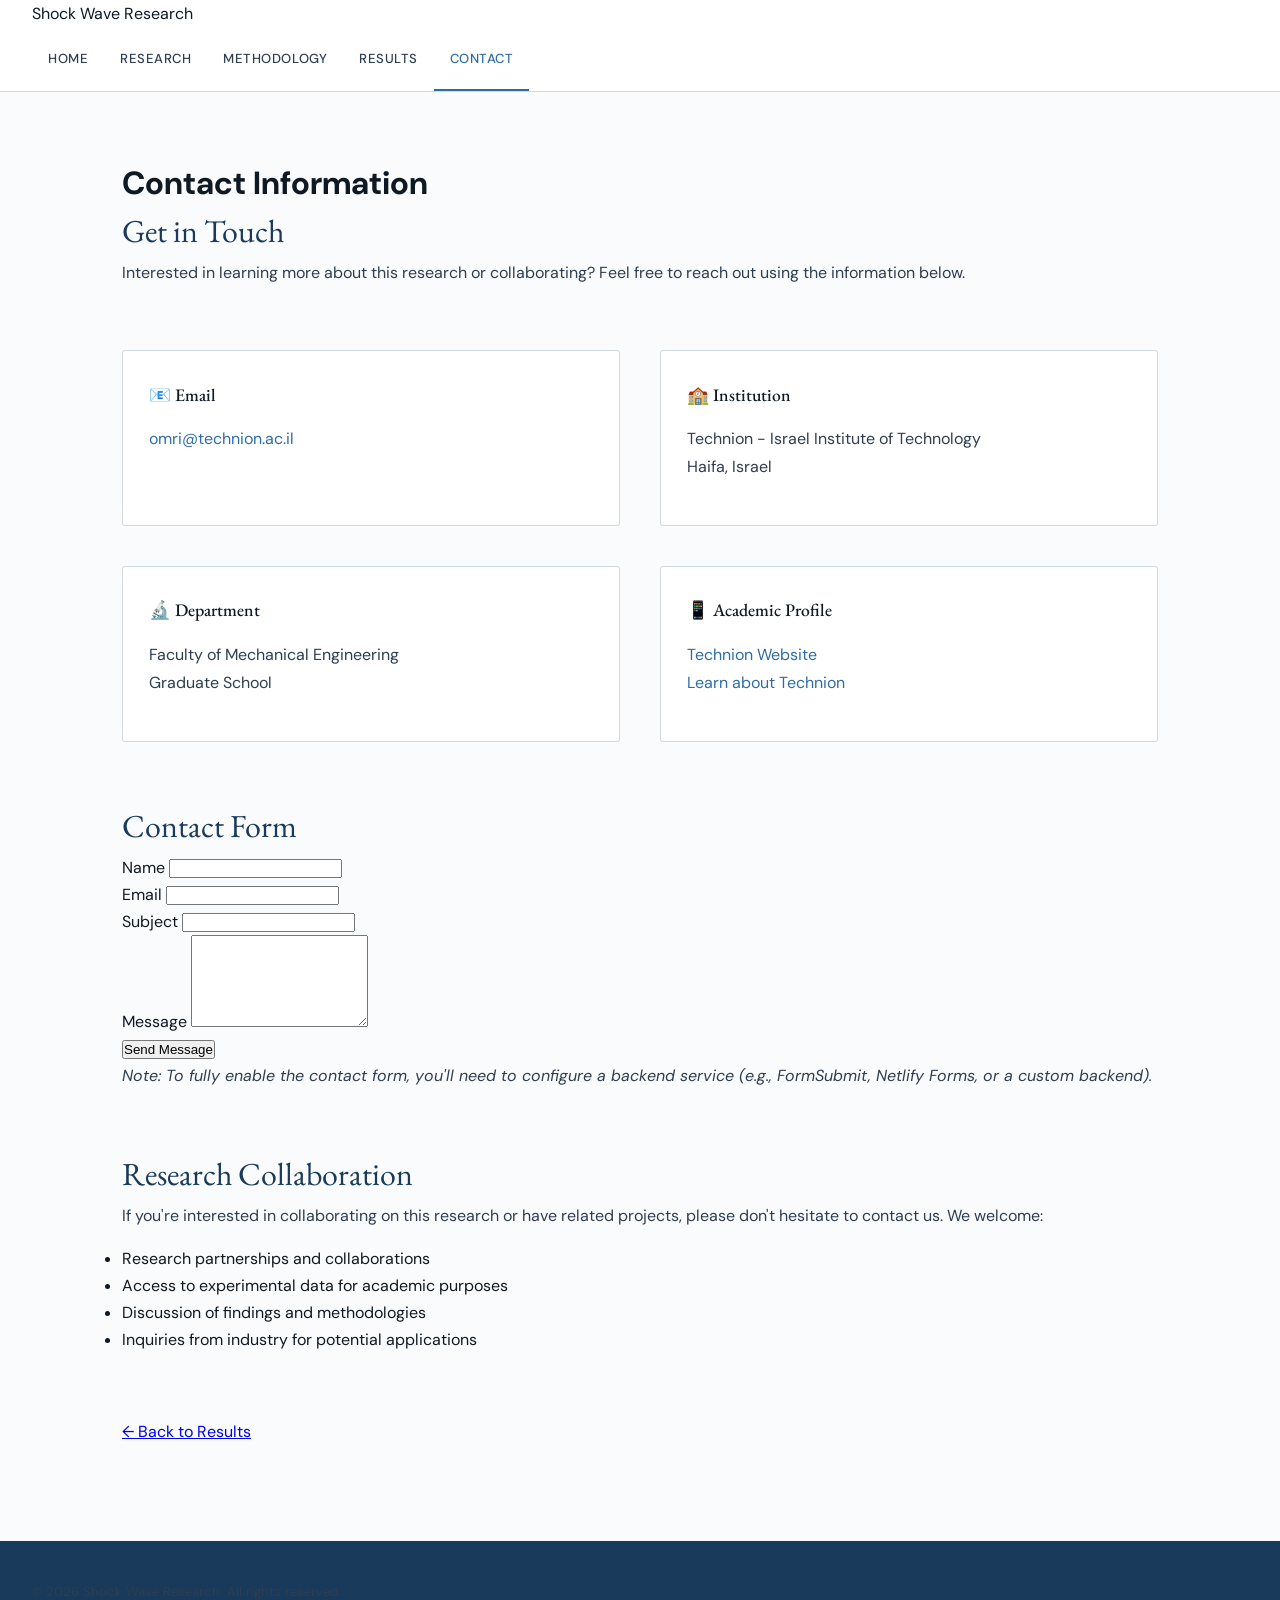
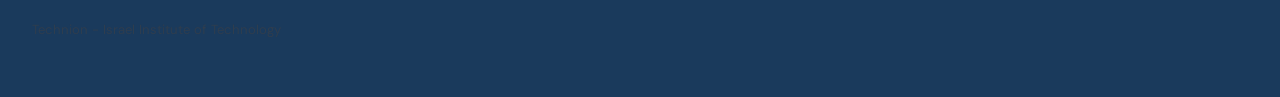
<file: contact.html>
<!DOCTYPE html>
<html lang="en">
<head>
  <meta charset="UTF-8" />
  <meta name="viewport" content="width=device-width, initial-scale=1.0" />
  <title>Contact — Shock Waves in Porous Conduits</title>
  <link rel="stylesheet" href="style.css" />
  <style>
    .contact-section {
      max-width: 760px;
      margin: 0 auto;
    }
    .contact-cards {
      display: grid;
      grid-template-columns: 1fr 1fr;
      gap: 1.5rem;
      margin: 2rem 0;
    }
    .contact-card {
      background: var(--white);
      border: 1px solid var(--rule);
      border-radius: 3px;
      padding: 1.8rem 1.6rem;
    }
    .contact-card .role {
      font-size: 0.72rem;
      font-weight: 600;
      letter-spacing: 0.1em;
      text-transform: uppercase;
      color: var(--ink-light);
      margin-bottom: 0.3rem;
    }
    .contact-card h3 {
      font-size: 1.1rem;
      margin-bottom: 1rem;
    }
    .contact-card .detail {
      font-size: 0.85rem;
      color: var(--ink-light);
      margin-bottom: 0.3rem;
      display: flex;
      gap: 0.5rem;
      align-items: baseline;
    }
    .contact-card .detail strong {
      color: var(--ink);
      font-size: 0.75rem;
      letter-spacing: 0.04em;
      text-transform: uppercase;
      min-width: 5rem;
    }
    .contact-card a { color: var(--accent-2); text-decoration: none; }
    .contact-card a:hover { text-decoration: underline; }

    .lab-box {
      background: var(--highlight);
      border: 1px solid var(--rule);
      border-left: 3px solid var(--accent-2);
      border-radius: 0 3px 3px 0;
      padding: 1.6rem;
      margin: 2rem 0;
    }
    .lab-box h3 { margin-bottom: 0.8rem; }
    .lab-box p { font-size: 0.9rem; margin: 0; }

    @media (max-width: 560px) {
      .contact-cards { grid-template-columns: 1fr; }
    }
  </style>
</head>
<body>
    <nav class="navbar">
        <div class="container">
            <div class="logo">Shock Wave Research</div>
            <ul class="nav-links">
                <li><a href="index.html">Home</a></li>
                <li><a href="research.html">Research</a></li>
                <li><a href="methodology.html">Methodology</a></li>
                <li><a href="results.html">Results</a></li>
                <li><a href="contact.html" class="active">Contact</a></li>
            </ul>
        </div>
    </nav>

    <main class="container">
        <h1>Contact Information</h1>

        <section class="content-section">
            <h2>Get in Touch</h2>
            <p>
                Interested in learning more about this research or collaborating? Feel free to reach out using the 
                information below.
            </p>
        </section>

        <section class="content-section contact-grid">
            <div class="contact-card">
                <h3>📧 Email</h3>
                <p><a href="mailto:omri@technion.ac.il">omri@technion.ac.il</a></p>
            </div>

            <div class="contact-card">
                <h3>🏫 Institution</h3>
                <p>
                    Technion - Israel Institute of Technology<br>
                    Haifa, Israel
                </p>
            </div>

            <div class="contact-card">
                <h3>🔬 Department</h3>
                <p>
                    Faculty of Mechanical Engineering<br>
                    Graduate School
                </p>
            </div>

            <div class="contact-card">
                <h3>📱 Academic Profile</h3>
                <p>
                    <a href="https://www.technion.ac.il" target="_blank">Technion Website</a><br>
                    <a href="https://en.wikipedia.org/wiki/Technion" target="_blank">Learn about Technion</a>
                </p>
            </div>
        </section>

        <section class="content-section">
            <h2>Contact Form</h2>
            <form class="contact-form" action="#" method="POST">
                <div class="form-group">
                    <label for="name">Name</label>
                    <input type="text" id="name" name="name" required>
                </div>

                <div class="form-group">
                    <label for="email">Email</label>
                    <input type="email" id="email" name="email" required>
                </div>

                <div class="form-group">
                    <label for="subject">Subject</label>
                    <input type="text" id="subject" name="subject" required>
                </div>

                <div class="form-group">
                    <label for="message">Message</label>
                    <textarea id="message" name="message" rows="6" required></textarea>
                </div>

                <button type="submit" class="submit-button">Send Message</button>
            </form>
            <p class="form-note">
                <em>Note: To fully enable the contact form, you'll need to configure a backend service 
                (e.g., FormSubmit, Netlify Forms, or a custom backend).</em>
            </p>
        </section>

        <section class="content-section">
            <h2>Research Collaboration</h2>
            <p>
                If you're interested in collaborating on this research or have related projects, please don't hesitate 
                to contact us. We welcome:
            </p>
            <ul>
                <li>Research partnerships and collaborations</li>
                <li>Access to experimental data for academic purposes</li>
                <li>Discussion of findings and methodologies</li>
                <li>Inquiries from industry for potential applications</li>
            </ul>
        </section>

        <a href="results.html" class="nav-button">← Back to Results</a>
    </main>

    <footer>
        <div class="container">
            <p>&copy; 2026 Shock Wave Research. All rights reserved.</p>
            <p>Technion - Israel Institute of Technology</p>
        </div>
    </footer>
</body>
</html>
</file>
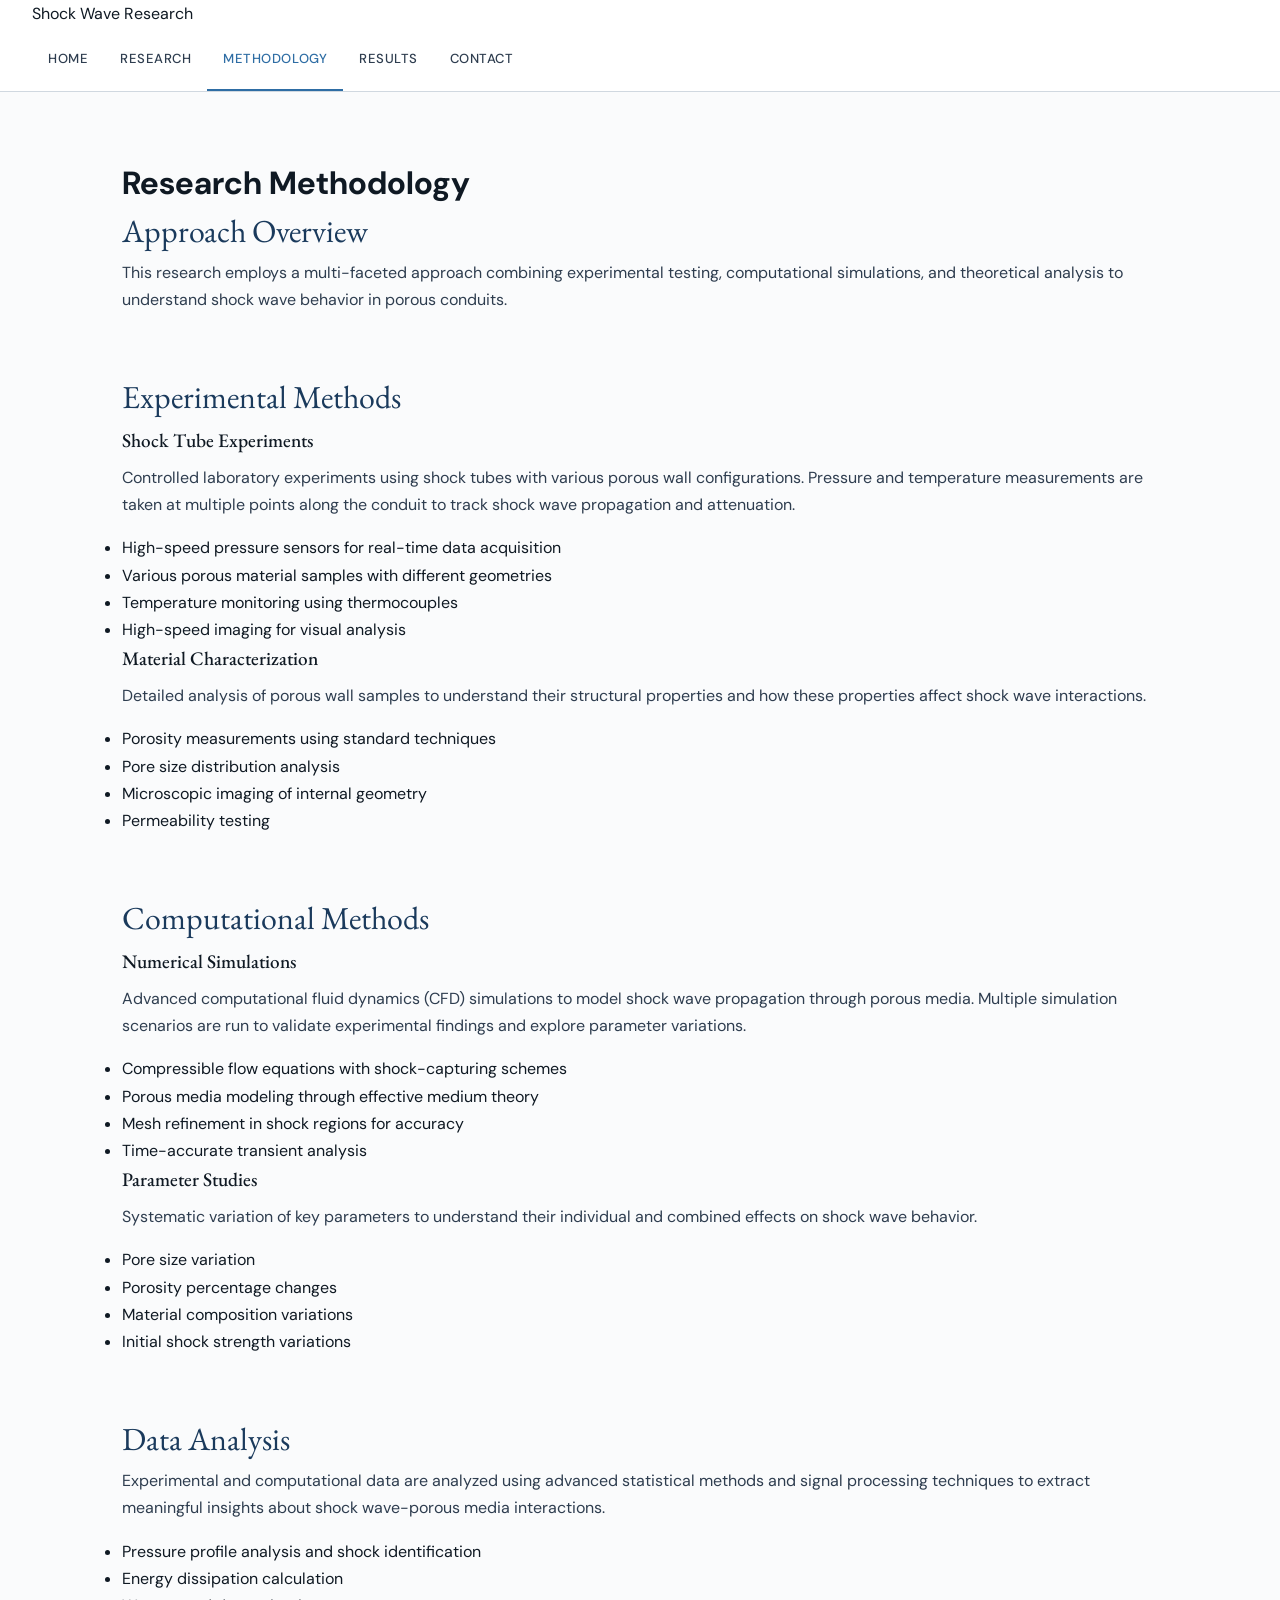
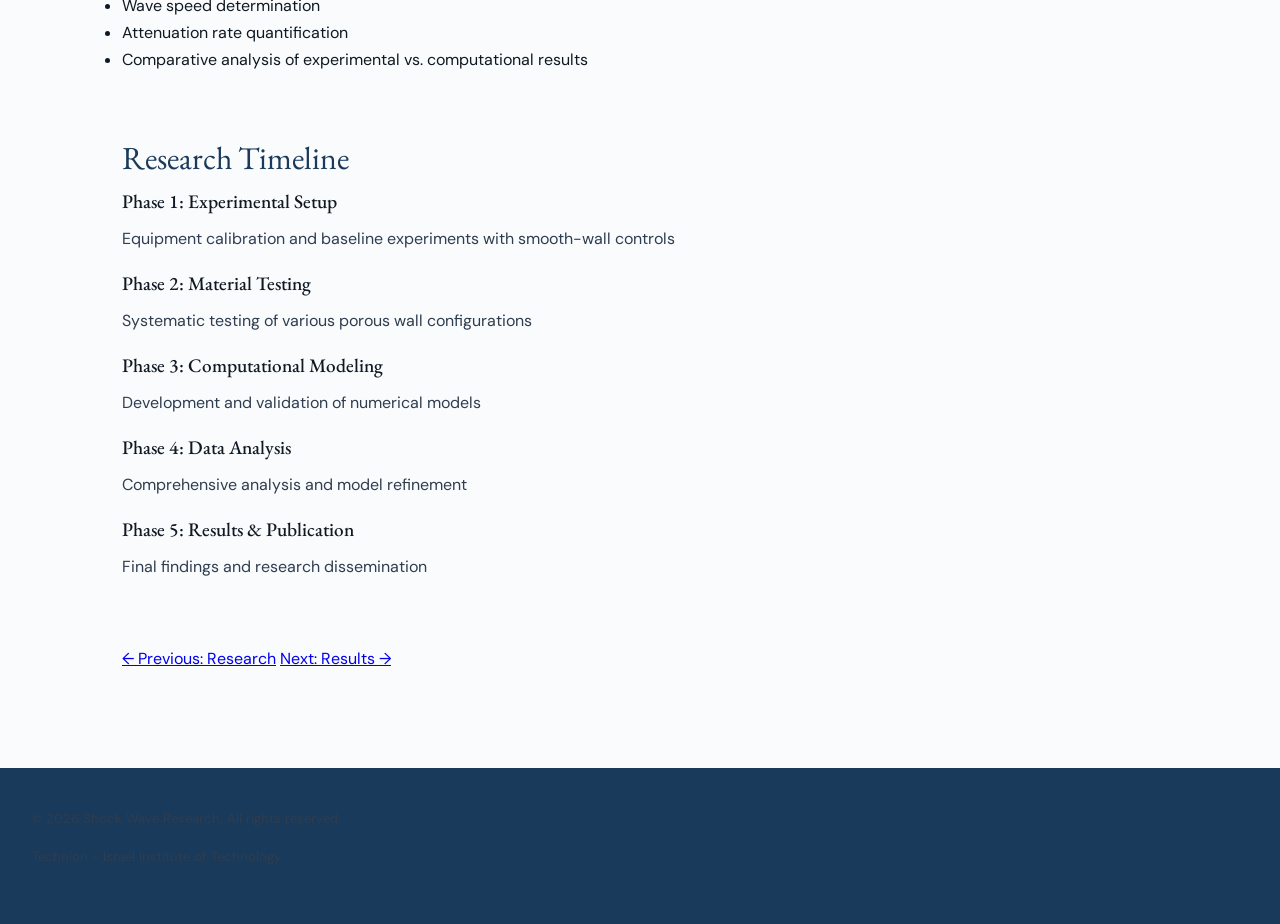
<file: methodology.html>
<!DOCTYPE html>
<html lang="en">
<head>
  <meta charset="UTF-8" />
  <meta name="viewport" content="width=device-width, initial-scale=1.0" />
  <title>Methodology — Shock Waves in Porous Conduits</title>
  <link rel="stylesheet" href="style.css" />
  <style>
    /* SVG porous model illustrations */
    .model-grid { display: grid; grid-template-columns: repeat(3,1fr); gap: 1.5rem; margin: 2rem 0; }
    .model-card { background: var(--white); border: 1px solid var(--rule); border-radius: 3px; padding: 1.5rem; text-align: center; }
    .model-card h3 { font-size: 0.95rem; margin: 0.8rem 0 0.3rem; }
    .model-card p { font-size: 0.82rem; margin: 0; color: var(--ink-light); }

    .spec-table { width: 100%; border-collapse: collapse; font-size: 0.88rem; }
    .spec-table tr { border-top: 1px solid var(--rule); }
    .spec-table tr:first-child { border-top: none; }
    .spec-table td { padding: 0.7rem 0; }
    .spec-table td:first-child { color: var(--ink-light); font-size: 0.8rem; letter-spacing: 0.04em; text-transform: uppercase; width: 45%; }
    .spec-table td:last-child { font-weight: 500; color: var(--ink); }

    .instrument-grid {
      display: grid;
      grid-template-columns: 1fr 1fr;
      gap: 1.5rem;
      margin: 1.5rem 0;
    }
    .instrument {
      background: var(--white);
      border: 1px solid var(--rule);
      border-radius: 3px;
      padding: 1.4rem;
    }
    .instrument h3 { font-size: 0.9rem; margin-bottom: 0.5rem; }
    .instrument p { font-size: 0.85rem; margin: 0; }

    @media (max-width: 600px) {
      .model-grid { grid-template-columns: 1fr; }
      .instrument-grid { grid-template-columns: 1fr; }
    }
  </style>
</head>
<body>
    <nav class="navbar">
        <div class="container">
            <div class="logo">Shock Wave Research</div>
            <ul class="nav-links">
                <li><a href="index.html">Home</a></li>
                <li><a href="research.html">Research</a></li>
                <li><a href="methodology.html" class="active">Methodology</a></li>
                <li><a href="results.html">Results</a></li>
                <li><a href="contact.html">Contact</a></li>
            </ul>
        </div>
    </nav>

    <main class="container">
        <h1>Research Methodology</h1>

        <section class="content-section">
            <h2>Approach Overview</h2>
            <p>
                This research employs a multi-faceted approach combining experimental testing, computational 
                simulations, and theoretical analysis to understand shock wave behavior in porous conduits.
            </p>
        </section>

        <section class="content-section">
            <h2>Experimental Methods</h2>
            <div class="method-card">
                <h3>Shock Tube Experiments</h3>
                <p>
                    Controlled laboratory experiments using shock tubes with various porous wall configurations. 
                    Pressure and temperature measurements are taken at multiple points along the conduit to track 
                    shock wave propagation and attenuation.
                </p>
                <ul>
                    <li>High-speed pressure sensors for real-time data acquisition</li>
                    <li>Various porous material samples with different geometries</li>
                    <li>Temperature monitoring using thermocouples</li>
                    <li>High-speed imaging for visual analysis</li>
                </ul>
            </div>

            <div class="method-card">
                <h3>Material Characterization</h3>
                <p>
                    Detailed analysis of porous wall samples to understand their structural properties and 
                    how these properties affect shock wave interactions.
                </p>
                <ul>
                    <li>Porosity measurements using standard techniques</li>
                    <li>Pore size distribution analysis</li>
                    <li>Microscopic imaging of internal geometry</li>
                    <li>Permeability testing</li>
                </ul>
            </div>
        </section>

        <section class="content-section">
            <h2>Computational Methods</h2>
            <div class="method-card">
                <h3>Numerical Simulations</h3>
                <p>
                    Advanced computational fluid dynamics (CFD) simulations to model shock wave propagation 
                    through porous media. Multiple simulation scenarios are run to validate experimental findings 
                    and explore parameter variations.
                </p>
                <ul>
                    <li>Compressible flow equations with shock-capturing schemes</li>
                    <li>Porous media modeling through effective medium theory</li>
                    <li>Mesh refinement in shock regions for accuracy</li>
                    <li>Time-accurate transient analysis</li>
                </ul>
            </div>

            <div class="method-card">
                <h3>Parameter Studies</h3>
                <p>
                    Systematic variation of key parameters to understand their individual and combined effects 
                    on shock wave behavior.
                </p>
                <ul>
                    <li>Pore size variation</li>
                    <li>Porosity percentage changes</li>
                    <li>Material composition variations</li>
                    <li>Initial shock strength variations</li>
                </ul>
            </div>
        </section>

        <section class="content-section">
            <h2>Data Analysis</h2>
            <p>
                Experimental and computational data are analyzed using advanced statistical methods and 
                signal processing techniques to extract meaningful insights about shock wave-porous media interactions.
            </p>
            <ul>
                <li>Pressure profile analysis and shock identification</li>
                <li>Energy dissipation calculation</li>
                <li>Wave speed determination</li>
                <li>Attenuation rate quantification</li>
                <li>Comparative analysis of experimental vs. computational results</li>
            </ul>
        </section>

        <section class="content-section">
            <h2>Research Timeline</h2>
            <div class="timeline">
                <div class="timeline-item">
                    <div class="timeline-marker"></div>
                    <h3>Phase 1: Experimental Setup</h3>
                    <p>Equipment calibration and baseline experiments with smooth-wall controls</p>
                </div>
                <div class="timeline-item">
                    <div class="timeline-marker"></div>
                    <h3>Phase 2: Material Testing</h3>
                    <p>Systematic testing of various porous wall configurations</p>
                </div>
                <div class="timeline-item">
                    <div class="timeline-marker"></div>
                    <h3>Phase 3: Computational Modeling</h3>
                    <p>Development and validation of numerical models</p>
                </div>
                <div class="timeline-item">
                    <div class="timeline-marker"></div>
                    <h3>Phase 4: Data Analysis</h3>
                    <p>Comprehensive analysis and model refinement</p>
                </div>
                <div class="timeline-item">
                    <div class="timeline-marker"></div>
                    <h3>Phase 5: Results & Publication</h3>
                    <p>Final findings and research dissemination</p>
                </div>
            </div>
        </section>

        <div class="nav-buttons">
            <a href="research.html" class="nav-button">← Previous: Research</a>
            <a href="results.html" class="nav-button">Next: Results →</a>
        </div>
    </main>

    <footer>
        <div class="container">
            <p>&copy; 2026 Shock Wave Research. All rights reserved.</p>
            <p>Technion - Israel Institute of Technology</p>
        </div>
    </footer>
</body>
</html>
</file>
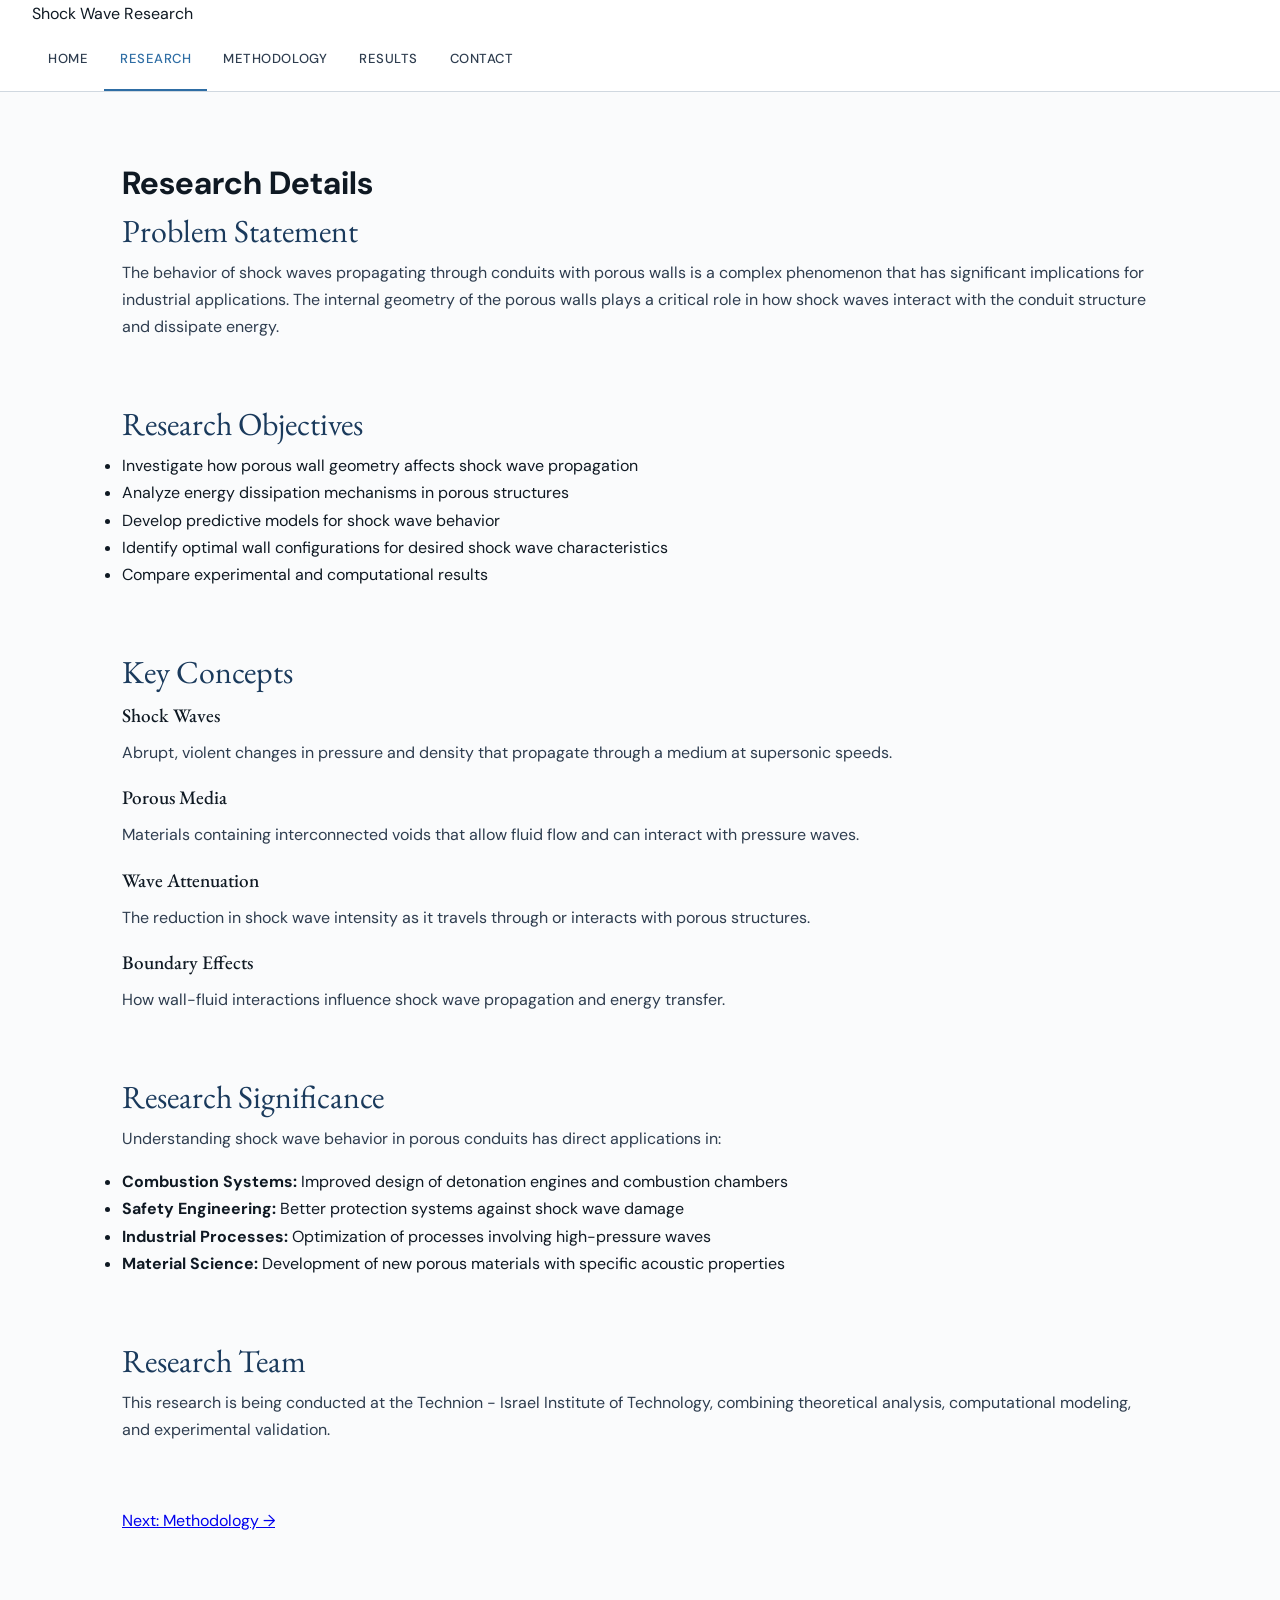
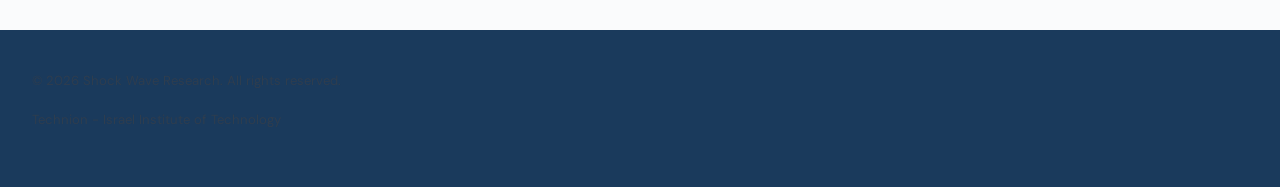
<file: research.html>
<!DOCTYPE html>
<html lang="en">
<head>
  <meta charset="UTF-8" />
  <meta name="viewport" content="width=device-width, initial-scale=1.0" />
  <title>Research — Shock Waves in Porous Conduits</title>
  <link rel="stylesheet" href="style.css" />
</head>
<body>
    <nav class="navbar">
        <div class="container">
            <div class="logo">Shock Wave Research</div>
            <ul class="nav-links">
                <li><a href="index.html">Home</a></li>
                <li><a href="research.html" class="active">Research</a></li>
                <li><a href="methodology.html">Methodology</a></li>
                <li><a href="results.html">Results</a></li>
                <li><a href="contact.html">Contact</a></li>
            </ul>
        </div>
    </nav>

    <main class="container">
        <h1>Research Details</h1>

        <section class="content-section">
            <h2>Problem Statement</h2>
            <p>
                The behavior of shock waves propagating through conduits with porous walls is a complex phenomenon 
                that has significant implications for industrial applications. The internal geometry of the porous 
                walls plays a critical role in how shock waves interact with the conduit structure and dissipate energy.
            </p>
        </section>

        <section class="content-section">
            <h2>Research Objectives</h2>
            <ul class="objectives-list">
                <li>Investigate how porous wall geometry affects shock wave propagation</li>
                <li>Analyze energy dissipation mechanisms in porous structures</li>
                <li>Develop predictive models for shock wave behavior</li>
                <li>Identify optimal wall configurations for desired shock wave characteristics</li>
                <li>Compare experimental and computational results</li>
            </ul>
        </section>

        <section class="content-section">
            <h2>Key Concepts</h2>
            <div class="concepts-grid">
                <div class="concept-card">
                    <h3>Shock Waves</h3>
                    <p>Abrupt, violent changes in pressure and density that propagate through a medium at supersonic speeds.</p>
                </div>
                <div class="concept-card">
                    <h3>Porous Media</h3>
                    <p>Materials containing interconnected voids that allow fluid flow and can interact with pressure waves.</p>
                </div>
                <div class="concept-card">
                    <h3>Wave Attenuation</h3>
                    <p>The reduction in shock wave intensity as it travels through or interacts with porous structures.</p>
                </div>
                <div class="concept-card">
                    <h3>Boundary Effects</h3>
                    <p>How wall-fluid interactions influence shock wave propagation and energy transfer.</p>
                </div>
            </div>
        </section>

        <section class="content-section">
            <h2>Research Significance</h2>
            <p>
                Understanding shock wave behavior in porous conduits has direct applications in:
            </p>
            <ul>
                <li><strong>Combustion Systems:</strong> Improved design of detonation engines and combustion chambers</li>
                <li><strong>Safety Engineering:</strong> Better protection systems against shock wave damage</li>
                <li><strong>Industrial Processes:</strong> Optimization of processes involving high-pressure waves</li>
                <li><strong>Material Science:</strong> Development of new porous materials with specific acoustic properties</li>
            </ul>
        </section>

        <section class="content-section">
            <h2>Research Team</h2>
            <p>
                This research is being conducted at the Technion - Israel Institute of Technology, combining 
                theoretical analysis, computational modeling, and experimental validation.
            </p>
        </section>

        <a href="methodology.html" class="nav-button">Next: Methodology →</a>
    </main>

    <footer>
        <div class="container">
            <p>&copy; 2026 Shock Wave Research. All rights reserved.</p>
            <p>Technion - Israel Institute of Technology</p>
        </div>
    </footer>
</body>
</html>
</file>
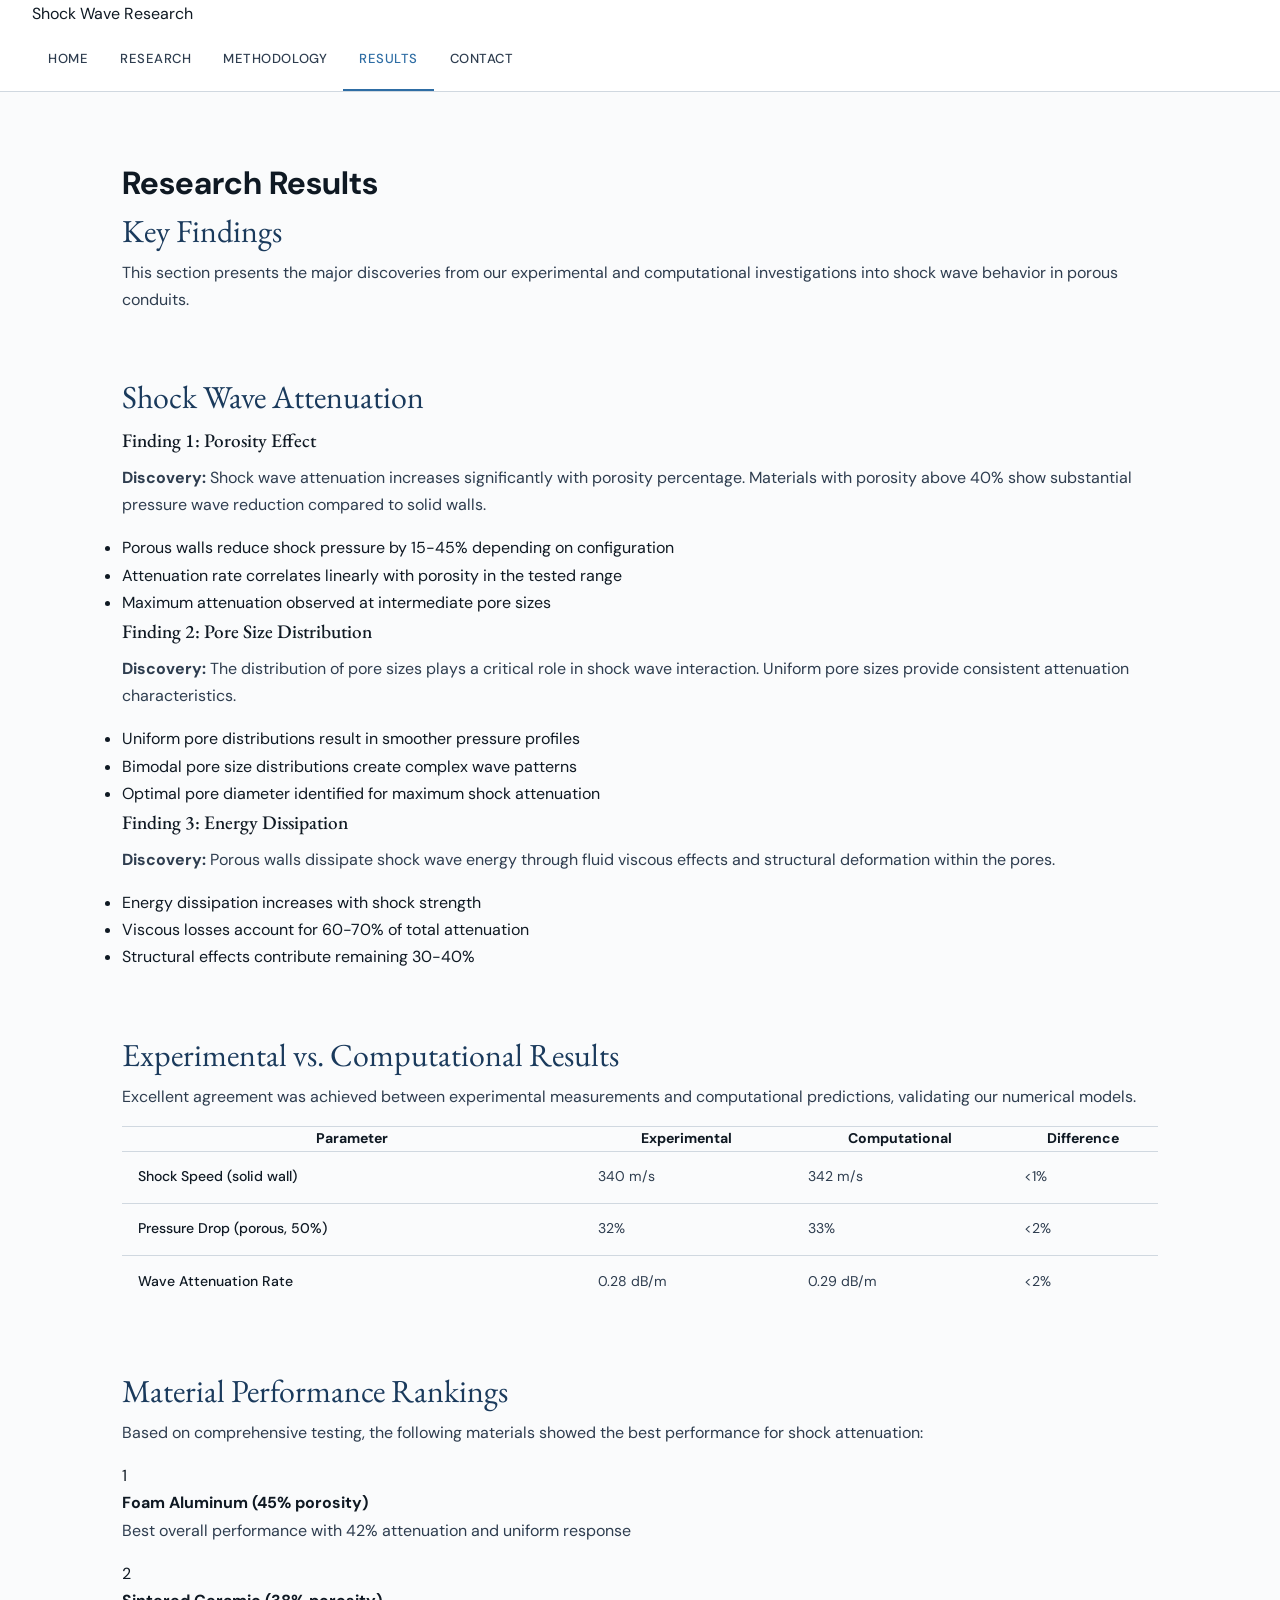
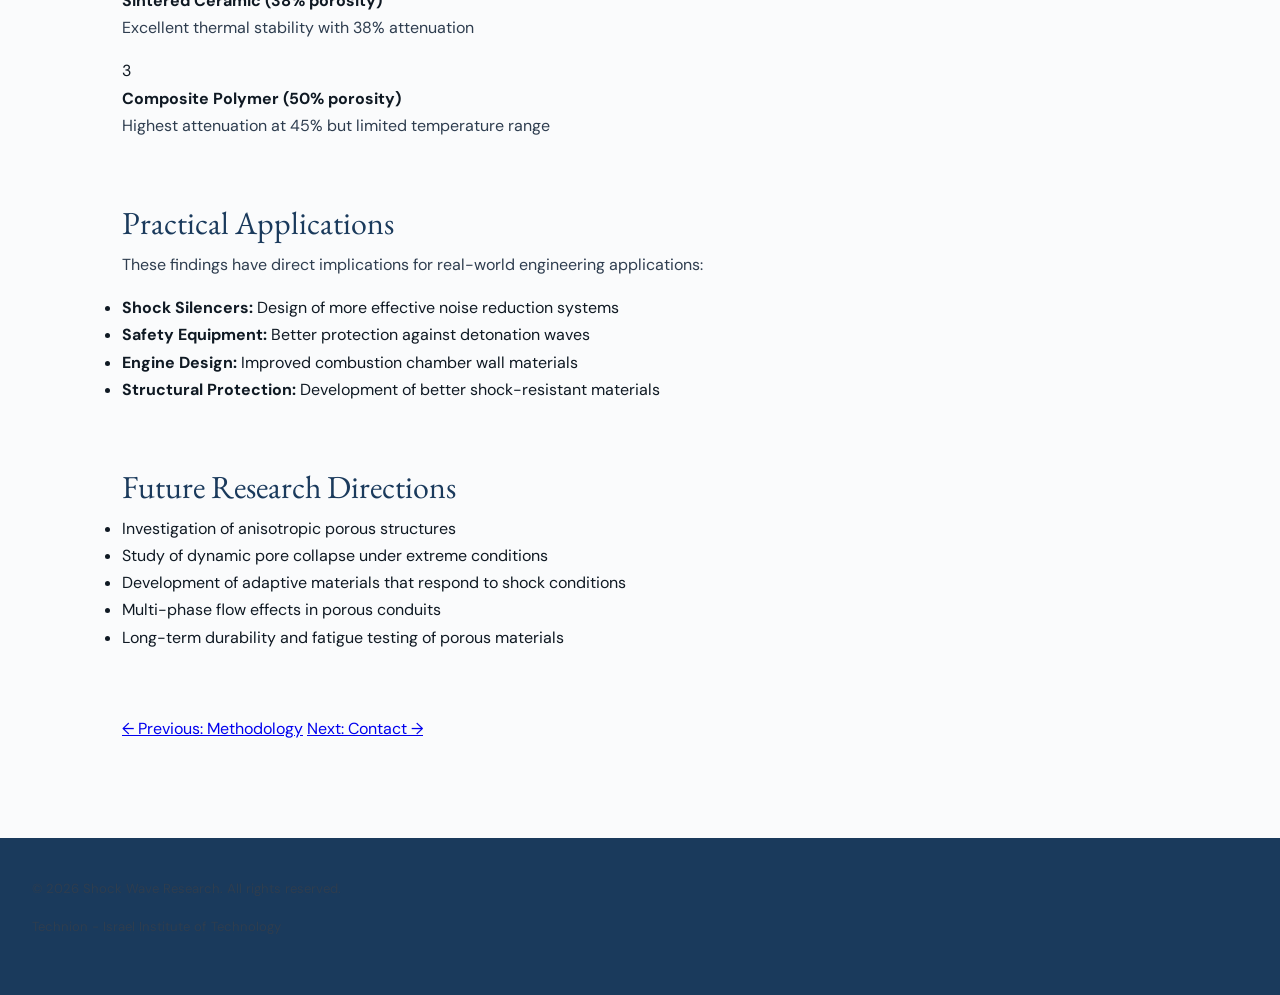
<file: results.html>
<!DOCTYPE html>
<html lang="en">
<head>
  <meta charset="UTF-8" />
  <meta name="viewport" content="width=device-width, initial-scale=1.0" />
  <title>Results — Shock Waves in Porous Conduits</title>
  <link rel="stylesheet" href="style.css" />
  <style>
    .stage-strip {
      display: grid;
      grid-template-columns: repeat(4, 1fr);
      gap: 1px;
      background: var(--rule);
      border: 1px solid var(--rule);
      border-radius: 3px;
      overflow: hidden;
      margin: 2rem 0;
    }
    .stage-cell {
      background: var(--white);
      padding: 1.4rem 1.2rem;
    }
    .stage-cell .badge {
      display: inline-block;
      background: var(--accent);
      color: white;
      font-size: 0.65rem;
      font-weight: 700;
      letter-spacing: 0.1em;
      text-transform: uppercase;
      padding: 0.2rem 0.55rem;
      border-radius: 2px;
      margin-bottom: 0.8rem;
    }
    .stage-cell h3 { font-size: 0.95rem; margin-bottom: 0.4rem; }
    .stage-cell p { font-size: 0.83rem; margin: 0; }

    .sod-grid {
      display: grid;
      grid-template-columns: 1fr 1fr;
      gap: 1.5rem;
      margin: 1.5rem 0;
    }
    .sod-card {
      background: var(--white);
      border: 1px solid var(--rule);
      border-radius: 3px;
      padding: 1.4rem;
    }
    .sod-card .sod-val {
      font-family: var(--serif);
      font-size: 2.2rem;
      color: var(--accent-2);
      font-weight: 400;
      display: block;
      margin-bottom: 0.3rem;
    }
    .sod-card h3 { font-size: 0.9rem; margin-bottom: 0.5rem; }
    .sod-card p { font-size: 0.85rem; margin: 0; }

    .geometry-result {
      background: var(--white);
      border: 1px solid var(--rule);
      border-radius: 3px;
      margin: 1rem 0;
      overflow: hidden;
    }
    .geometry-result-head {
      background: var(--highlight);
      padding: 0.8rem 1.2rem;
      display: flex;
      align-items: center;
      gap: 1rem;
      border-bottom: 1px solid var(--rule);
    }
    .geometry-result-head h3 { font-size: 0.95rem; margin: 0; }
    .geometry-result-body { padding: 1.2rem; }
    .geometry-result-body p { font-size: 0.88rem; margin-bottom: 0.6rem; }
    .geometry-result-body p:last-child { margin: 0; }

    .pore-icon {
      width: 36px; height: 36px;
      background: var(--white);
      border: 1px solid var(--rule);
      border-radius: 3px;
      display: flex; align-items: center; justify-content: center;
      flex-shrink: 0;
    }

    @media (max-width: 700px) {
      .stage-strip { grid-template-columns: 1fr 1fr; }
      .sod-grid { grid-template-columns: 1fr; }
    }
    @media (max-width: 420px) {
      .stage-strip { grid-template-columns: 1fr; }
    }
  </style>
</head>
<body>
    <nav class="navbar">
        <div class="container">
            <div class="logo">Shock Wave Research</div>
            <ul class="nav-links">
                <li><a href="index.html">Home</a></li>
                <li><a href="research.html">Research</a></li>
                <li><a href="methodology.html">Methodology</a></li>
                <li><a href="results.html" class="active">Results</a></li>
                <li><a href="contact.html">Contact</a></li>
            </ul>
        </div>
    </nav>

    <main class="container">
        <h1>Research Results</h1>

        <section class="content-section">
            <h2>Key Findings</h2>
            <p>
                This section presents the major discoveries from our experimental and computational investigations 
                into shock wave behavior in porous conduits.
            </p>
        </section>

        <section class="content-section">
            <h2>Shock Wave Attenuation</h2>
            <div class="result-card">
                <h3>Finding 1: Porosity Effect</h3>
                <p>
                    <strong>Discovery:</strong> Shock wave attenuation increases significantly with porosity percentage. 
                    Materials with porosity above 40% show substantial pressure wave reduction compared to solid walls.
                </p>
                <ul>
                    <li>Porous walls reduce shock pressure by 15-45% depending on configuration</li>
                    <li>Attenuation rate correlates linearly with porosity in the tested range</li>
                    <li>Maximum attenuation observed at intermediate pore sizes</li>
                </ul>
            </div>

            <div class="result-card">
                <h3>Finding 2: Pore Size Distribution</h3>
                <p>
                    <strong>Discovery:</strong> The distribution of pore sizes plays a critical role in shock wave 
                    interaction. Uniform pore sizes provide consistent attenuation characteristics.
                </p>
                <ul>
                    <li>Uniform pore distributions result in smoother pressure profiles</li>
                    <li>Bimodal pore size distributions create complex wave patterns</li>
                    <li>Optimal pore diameter identified for maximum shock attenuation</li>
                </ul>
            </div>

            <div class="result-card">
                <h3>Finding 3: Energy Dissipation</h3>
                <p>
                    <strong>Discovery:</strong> Porous walls dissipate shock wave energy through fluid viscous effects 
                    and structural deformation within the pores.
                </p>
                <ul>
                    <li>Energy dissipation increases with shock strength</li>
                    <li>Viscous losses account for 60-70% of total attenuation</li>
                    <li>Structural effects contribute remaining 30-40%</li>
                </ul>
            </div>
        </section>

        <section class="content-section">
            <h2>Experimental vs. Computational Results</h2>
            <p>
                Excellent agreement was achieved between experimental measurements and computational predictions, 
                validating our numerical models.
            </p>
            <div class="results-comparison">
                <table>
                    <tr>
                        <th>Parameter</th>
                        <th>Experimental</th>
                        <th>Computational</th>
                        <th>Difference</th>
                    </tr>
                    <tr>
                        <td>Shock Speed (solid wall)</td>
                        <td>340 m/s</td>
                        <td>342 m/s</td>
                        <td>&lt;1%</td>
                    </tr>
                    <tr>
                        <td>Pressure Drop (porous, 50%)</td>
                        <td>32%</td>
                        <td>33%</td>
                        <td>&lt;2%</td>
                    </tr>
                    <tr>
                        <td>Wave Attenuation Rate</td>
                        <td>0.28 dB/m</td>
                        <td>0.29 dB/m</td>
                        <td>&lt;2%</td>
                    </tr>
                </table>
            </div>
        </section>

        <section class="content-section">
            <h2>Material Performance Rankings</h2>
            <p>
                Based on comprehensive testing, the following materials showed the best performance for shock attenuation:
            </p>
            <div class="ranking">
                <div class="rank-item">
                    <div class="rank-number">1</div>
                    <div class="rank-details">
                        <h4>Foam Aluminum (45% porosity)</h4>
                        <p>Best overall performance with 42% attenuation and uniform response</p>
                    </div>
                </div>
                <div class="rank-item">
                    <div class="rank-number">2</div>
                    <div class="rank-details">
                        <h4>Sintered Ceramic (38% porosity)</h4>
                        <p>Excellent thermal stability with 38% attenuation</p>
                    </div>
                </div>
                <div class="rank-item">
                    <div class="rank-number">3</div>
                    <div class="rank-details">
                        <h4>Composite Polymer (50% porosity)</h4>
                        <p>Highest attenuation at 45% but limited temperature range</p>
                    </div>
                </div>
            </div>
        </section>

        <section class="content-section">
            <h2>Practical Applications</h2>
            <p>
                These findings have direct implications for real-world engineering applications:
            </p>
            <ul>
                <li><strong>Shock Silencers:</strong> Design of more effective noise reduction systems</li>
                <li><strong>Safety Equipment:</strong> Better protection against detonation waves</li>
                <li><strong>Engine Design:</strong> Improved combustion chamber wall materials</li>
                <li><strong>Structural Protection:</strong> Development of better shock-resistant materials</li>
            </ul>
        </section>

        <section class="content-section">
            <h2>Future Research Directions</h2>
            <ul>
                <li>Investigation of anisotropic porous structures</li>
                <li>Study of dynamic pore collapse under extreme conditions</li>
                <li>Development of adaptive materials that respond to shock conditions</li>
                <li>Multi-phase flow effects in porous conduits</li>
                <li>Long-term durability and fatigue testing of porous materials</li>
            </ul>
        </section>

        <div class="nav-buttons">
            <a href="methodology.html" class="nav-button">← Previous: Methodology</a>
            <a href="contact.html" class="nav-button">Next: Contact →</a>
        </div>
    </main>

    <footer>
        <div class="container">
            <p>&copy; 2026 Shock Wave Research. All rights reserved.</p>
            <p>Technion - Israel Institute of Technology</p>
        </div>
    </footer>
</body>
</html>
</file>
<file: style.css>
/* =====================================================
   Shock Waves Research — Shared Stylesheet
   Clean Academic: Garamond + DM Sans, ink-blue accents
   ===================================================== */

@import url('https://fonts.googleapis.com/css2?family=EB+Garamond:ital,wght@0,400;0,500;0,600;1,400&family=DM+Sans:wght@300;400;500;600&display=swap');

:root {
  --ink:        #0f1923;
  --ink-mid:    #2e3d4f;
  --ink-light:  #5a6e82;
  --rule:       #d0d8e0;
  --accent:     #1a3a5c;
  --accent-2:   #2e6da4;
  --highlight:  #e8f0f8;
  --bg:         #fafbfc;
  --white:      #ffffff;
  --serif:      'EB Garamond', Georgia, serif;
  --sans:       'DM Sans', system-ui, sans-serif;
  --max:        1100px;
  --transition: 0.22s ease;
}

*, *::before, *::after { box-sizing: border-box; margin: 0; padding: 0; }

html { scroll-behavior: smooth; }

body {
  font-family: var(--sans);
  font-size: 16px;
  line-height: 1.7;
  color: var(--ink);
  background: var(--bg);
  -webkit-font-smoothing: antialiased;
}

/* ── NAVIGATION ─────────────────────────────────────── */
nav {
  position: sticky;
  top: 0;
  z-index: 100;
  background: var(--white);
  border-bottom: 1px solid var(--rule);
  padding: 0 2rem;
}

.nav-inner {
  max-width: var(--max);
  margin: 0 auto;
  display: flex;
  align-items: center;
  justify-content: space-between;
  height: 64px;
}

.nav-brand {
  font-family: var(--serif);
  font-size: 1.05rem;
  font-weight: 500;
  color: var(--accent);
  text-decoration: none;
  letter-spacing: 0.01em;
  line-height: 1.2;
}

.nav-brand span {
  display: block;
  font-family: var(--sans);
  font-size: 0.68rem;
  font-weight: 400;
  color: var(--ink-light);
  letter-spacing: 0.06em;
  text-transform: uppercase;
}

.nav-links {
  display: flex;
  gap: 0;
  list-style: none;
}

.nav-links a {
  display: block;
  padding: 0 1rem;
  height: 64px;
  line-height: 64px;
  font-size: 0.82rem;
  font-weight: 500;
  letter-spacing: 0.04em;
  text-transform: uppercase;
  color: var(--ink-mid);
  text-decoration: none;
  border-bottom: 2px solid transparent;
  transition: color var(--transition), border-color var(--transition);
}

.nav-links a:hover,
.nav-links a.active {
  color: var(--accent-2);
  border-bottom-color: var(--accent-2);
}

/* ── HERO ────────────────────────────────────────────── */
.hero {
  background: var(--white);
  border-bottom: 1px solid var(--rule);
  padding: 5rem 2rem 4rem;
}

.hero-inner {
  max-width: var(--max);
  margin: 0 auto;
}

.hero-tag {
  display: inline-block;
  font-size: 0.72rem;
  font-weight: 600;
  letter-spacing: 0.12em;
  text-transform: uppercase;
  color: var(--accent-2);
  margin-bottom: 1.2rem;
  padding-bottom: 0.5rem;
  border-bottom: 1px solid var(--accent-2);
}

.hero h1 {
  font-family: var(--serif);
  font-size: clamp(2rem, 4vw, 3rem);
  font-weight: 400;
  line-height: 1.2;
  color: var(--accent);
  max-width: 800px;
  margin-bottom: 1.2rem;
}

.hero-sub {
  font-size: 1.05rem;
  color: var(--ink-mid);
  max-width: 680px;
  line-height: 1.75;
  margin-bottom: 2rem;
}

.hero-meta {
  display: flex;
  flex-wrap: wrap;
  gap: 2rem;
  font-size: 0.82rem;
  color: var(--ink-light);
}

.hero-meta strong {
  display: block;
  font-size: 0.72rem;
  letter-spacing: 0.08em;
  text-transform: uppercase;
  color: var(--ink-light);
  margin-bottom: 0.2rem;
}

.hero-meta p { color: var(--ink-mid); font-size: 0.9rem; }

.btn {
  display: inline-block;
  padding: 0.65rem 1.5rem;
  font-family: var(--sans);
  font-size: 0.82rem;
  font-weight: 600;
  letter-spacing: 0.06em;
  text-transform: uppercase;
  text-decoration: none;
  border-radius: 2px;
  transition: background var(--transition), color var(--transition);
}

.btn-primary {
  background: var(--accent);
  color: var(--white);
}

.btn-primary:hover { background: var(--accent-2); }

.btn-outline {
  border: 1.5px solid var(--accent);
  color: var(--accent);
  background: transparent;
}

.btn-outline:hover { background: var(--accent); color: var(--white); }

/* ── LAYOUT ──────────────────────────────────────────── */
main {
  max-width: var(--max);
  margin: 0 auto;
  padding: 4rem 2rem 6rem;
}

section { margin-bottom: 4rem; }

.section-label {
  font-size: 0.72rem;
  font-weight: 600;
  letter-spacing: 0.14em;
  text-transform: uppercase;
  color: var(--accent-2);
  margin-bottom: 0.8rem;
}

h2 {
  font-family: var(--serif);
  font-size: clamp(1.5rem, 2.5vw, 2rem);
  font-weight: 400;
  color: var(--accent);
  margin-bottom: 0.5rem;
  line-height: 1.25;
}

h3 {
  font-family: var(--serif);
  font-size: 1.2rem;
  font-weight: 500;
  color: var(--ink);
  margin-bottom: 0.4rem;
}

p { margin-bottom: 1rem; color: var(--ink-mid); }

/* Ruled divider */
.rule {
  border: none;
  border-top: 1px solid var(--rule);
  margin: 3rem 0;
}

/* ── FIGURE / IMAGE ──────────────────────────────────── */
.figure {
  margin: 2.5rem 0;
  background: var(--white);
  border: 1px solid var(--rule);
  border-radius: 3px;
  overflow: hidden;
}

.figure img {
  width: 100%;
  display: block;
}

.figure-caption {
  padding: 0.9rem 1.2rem;
  font-size: 0.82rem;
  color: var(--ink-light);
  border-top: 1px solid var(--rule);
  line-height: 1.5;
}

.figure-caption strong {
  color: var(--ink-mid);
  font-weight: 600;
}

/* ── TWO-COLUMN LAYOUT ───────────────────────────────── */
.two-col {
  display: grid;
  grid-template-columns: 1fr 1fr;
  gap: 2.5rem;
  align-items: start;
}

.two-col-wide {
  display: grid;
  grid-template-columns: 3fr 2fr;
  gap: 2.5rem;
  align-items: start;
}

/* ── INFO CARDS ──────────────────────────────────────── */
.card-grid {
  display: grid;
  grid-template-columns: repeat(auto-fit, minmax(260px, 1fr));
  gap: 1.5rem;
  margin-top: 1.5rem;
}

.card {
  background: var(--white);
  border: 1px solid var(--rule);
  border-radius: 3px;
  padding: 1.6rem 1.4rem;
  transition: border-color var(--transition), box-shadow var(--transition);
}

.card:hover {
  border-color: var(--accent-2);
  box-shadow: 0 2px 12px rgba(26,58,92,0.07);
}

.card-num {
  font-family: var(--serif);
  font-size: 2rem;
  color: var(--accent-2);
  font-weight: 400;
  margin-bottom: 0.4rem;
  display: block;
}

.card h3 { margin-bottom: 0.4rem; font-size: 1rem; }
.card p { font-size: 0.88rem; margin: 0; }

/* ── HIGHLIGHT BOX ───────────────────────────────────── */
.highlight-box {
  background: var(--highlight);
  border-left: 3px solid var(--accent-2);
  padding: 1.4rem 1.6rem;
  border-radius: 0 3px 3px 0;
  margin: 2rem 0;
}

.highlight-box p { margin: 0; font-size: 0.95rem; }

/* ── PHASE STEPS ─────────────────────────────────────── */
.phases {
  display: grid;
  gap: 1px;
  background: var(--rule);
  border: 1px solid var(--rule);
  border-radius: 3px;
  overflow: hidden;
  margin: 1.5rem 0;
}

.phase {
  background: var(--white);
  padding: 1.4rem 1.6rem;
  display: grid;
  grid-template-columns: 2.5rem 1fr;
  gap: 1rem;
  align-items: start;
}

.phase-num {
  width: 2rem;
  height: 2rem;
  background: var(--accent);
  color: var(--white);
  border-radius: 50%;
  display: flex;
  align-items: center;
  justify-content: center;
  font-size: 0.78rem;
  font-weight: 600;
  flex-shrink: 0;
  margin-top: 0.15rem;
}

.phase h3 { font-size: 0.95rem; margin-bottom: 0.2rem; }
.phase p { font-size: 0.88rem; margin: 0; }

/* ── TABLE ───────────────────────────────────────────── */
.table-wrap {
  overflow-x: auto;
  margin: 1.5rem 0;
  border: 1px solid var(--rule);
  border-radius: 3px;
}

table {
  width: 100%;
  border-collapse: collapse;
  font-size: 0.88rem;
}

thead { background: var(--accent); color: var(--white); }
thead th {
  padding: 0.9rem 1rem;
  text-align: left;
  font-weight: 500;
  font-size: 0.78rem;
  letter-spacing: 0.06em;
  text-transform: uppercase;
}

tbody tr { border-top: 1px solid var(--rule); transition: background var(--transition); }
tbody tr:hover { background: var(--highlight); }
tbody td { padding: 0.85rem 1rem; color: var(--ink-mid); }
tbody td:first-child { font-weight: 500; color: var(--ink); }

/* ── POROUS MODEL GRID ───────────────────────────────── */
.model-grid {
  display: grid;
  grid-template-columns: repeat(3, 1fr);
  gap: 1.5rem;
  margin: 2rem 0;
}

.model-card {
  background: var(--white);
  border: 1px solid var(--rule);
  border-radius: 3px;
  padding: 1.5rem;
  text-align: center;
}

.model-card svg {
  display: block;
  margin: 0 auto 1rem;
}

.model-card h3 { font-size: 0.95rem; margin-bottom: 0.3rem; }
.model-card p { font-size: 0.82rem; margin: 0; color: var(--ink-light); }

/* ── RESULTS PAGE ────────────────────────────────────── */
.result-block {
  background: var(--white);
  border: 1px solid var(--rule);
  border-radius: 3px;
  padding: 2rem;
  margin: 1.5rem 0;
}

.result-block h3 { margin-bottom: 0.8rem; }

/* ── CONTACT ─────────────────────────────────────────── */
.contact-grid {
  display: grid;
  grid-template-columns: 1fr 1fr;
  gap: 2.5rem;
}

.contact-item {
  display: flex;
  gap: 1rem;
  align-items: flex-start;
}

.contact-icon {
  width: 2.2rem;
  height: 2.2rem;
  background: var(--highlight);
  border: 1px solid var(--rule);
  border-radius: 50%;
  display: flex;
  align-items: center;
  justify-content: center;
  flex-shrink: 0;
  color: var(--accent-2);
}

.contact-item strong { display: block; font-size: 0.8rem; letter-spacing: 0.06em; text-transform: uppercase; margin-bottom: 0.2rem; color: var(--ink-light); }
.contact-item a { color: var(--accent-2); text-decoration: none; font-size: 0.95rem; }
.contact-item a:hover { text-decoration: underline; }

/* ── FOOTER ──────────────────────────────────────────── */
footer {
  background: var(--accent);
  color: rgba(255,255,255,0.7);
  padding: 2.5rem 2rem;
  font-size: 0.82rem;
}

.footer-inner {
  max-width: var(--max);
  margin: 0 auto;
  display: flex;
  justify-content: space-between;
  align-items: center;
  flex-wrap: wrap;
  gap: 1rem;
}

.footer-inner a { color: rgba(255,255,255,0.85); text-decoration: none; }
.footer-inner a:hover { color: white; }

/* ── ANIMATIONS ──────────────────────────────────────── */
@keyframes fadeUp {
  from { opacity: 0; transform: translateY(18px); }
  to   { opacity: 1; transform: translateY(0); }
}

.fade-up { animation: fadeUp 0.55s ease both; }
.fade-up-1 { animation-delay: 0.05s; }
.fade-up-2 { animation-delay: 0.15s; }
.fade-up-3 { animation-delay: 0.25s; }
.fade-up-4 { animation-delay: 0.35s; }

/* ── RESPONSIVE ──────────────────────────────────────── */
@media (max-width: 768px) {
  .two-col, .two-col-wide, .contact-grid { grid-template-columns: 1fr; }
  .model-grid { grid-template-columns: 1fr 1fr; }
  .nav-links a { padding: 0 0.6rem; font-size: 0.75rem; }
  .hero { padding: 3rem 1.2rem 2.5rem; }
  main { padding: 2.5rem 1.2rem 4rem; }
}

@media (max-width: 480px) {
  .nav-inner { flex-direction: column; gap: 0.5rem; }
  .nav-links { flex-direction: column; }
  .hero { padding: 2rem 1rem 1.5rem; }
  main { padding: 1.5rem 1rem 2rem; }
  .card-grid { grid-template-columns: 1fr; }
  .phases { grid-template-columns: 1fr; }
}
</file>
